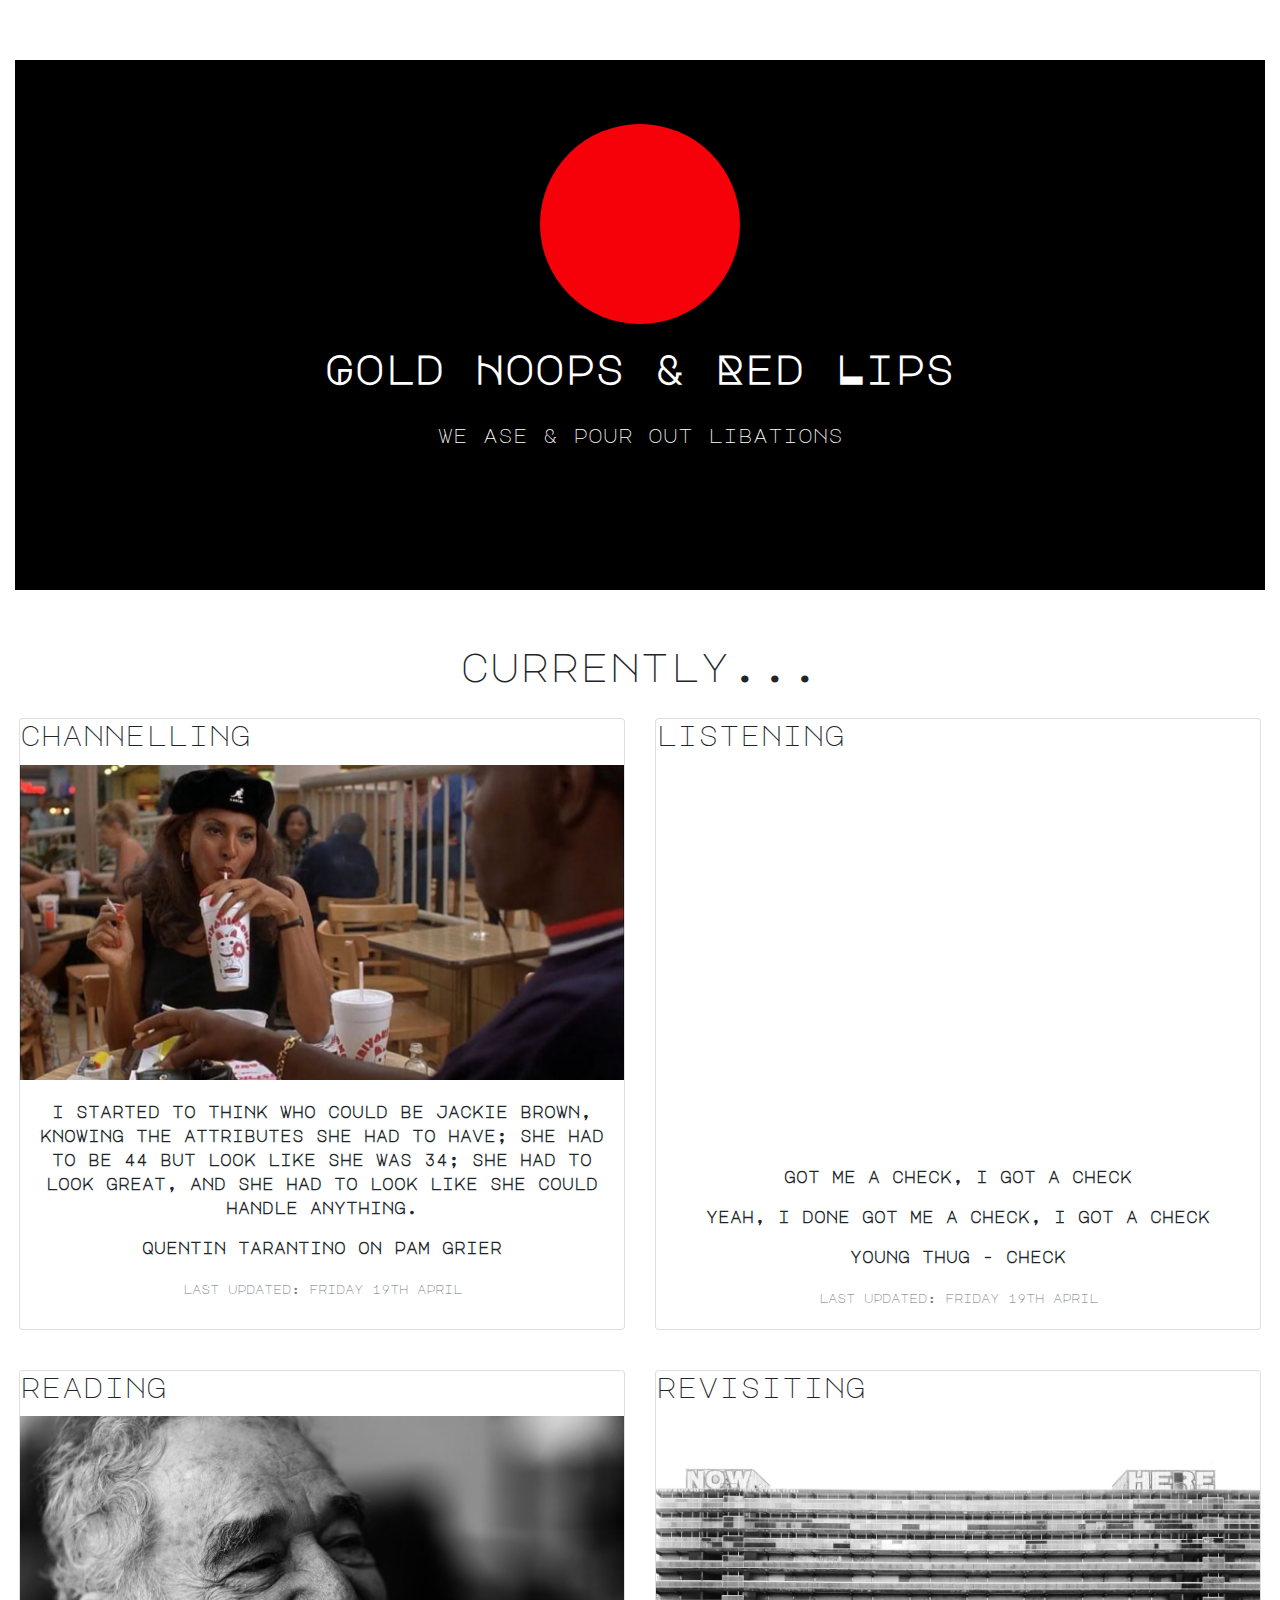
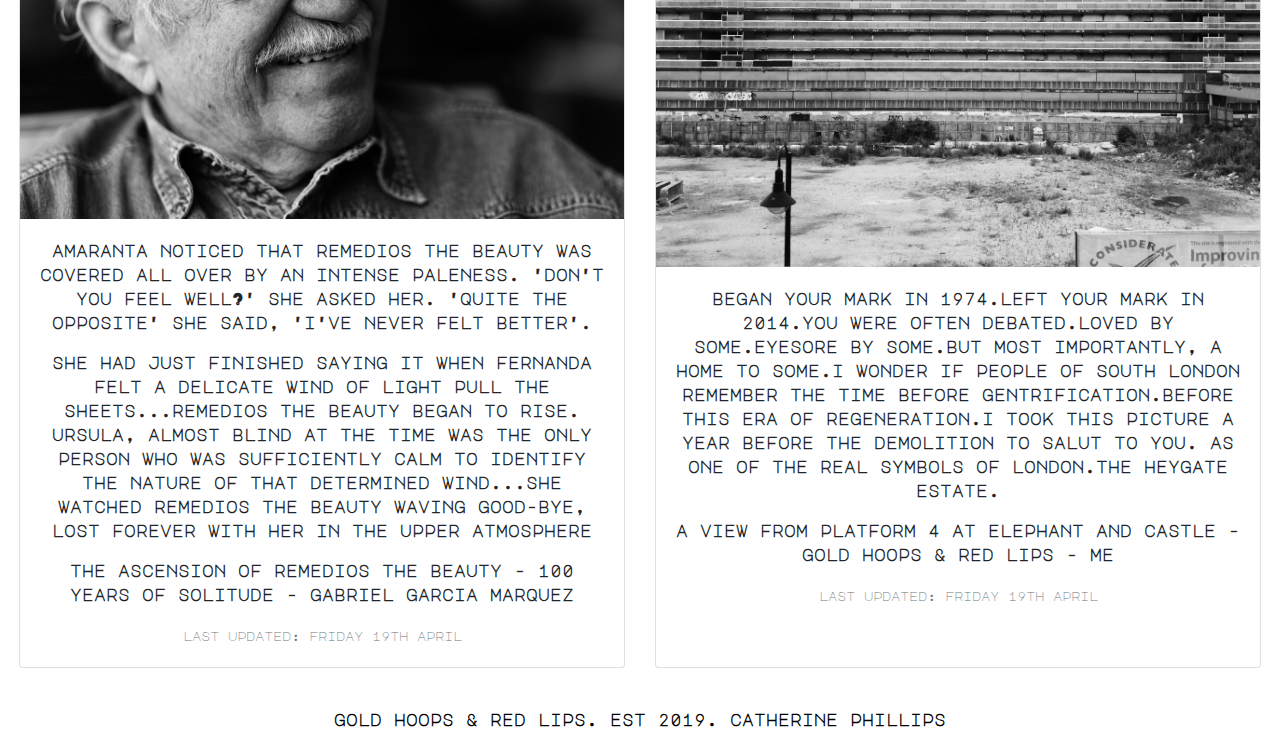
<file: index.html>
<!DOCTYPE html>
<html>
  <head>
    <meta charset="utf-8">
    <meta name="viewport" content="width=device-width, initial-scale=1.0">

    <!--Bootstrap CORE CDN-->
    <link rel="stylesheet" href="https://stackpath.bootstrapcdn.com/bootstrap/4.3.1/css/bootstrap.min.css" integrity="sha384-ggOyR0iXCbMQv3Xipma34MD+dH/1fQ784/j6cY/iJTQUOhcWr7x9JvoRxT2MZw1T" crossorigin="anonymous">

    <!--Custom CSS to override Bootstrap CDN-->
    <link rel="stylesheet" type="text/css" href="css/GHRLstyles.css">

    <!--Custom Font from Google Fonts-->
    <link href="https://fonts.googleapis.com/css?family=Major+Mono+Display" rel="stylesheet">
    <link rel="stylesheet" href="https://use.fontawesome.com/releases/v5.8.1/css/all.css" integrity="sha384-50oBUHEmvpQ+1lW4y57PTFmhCaXp0ML5d60M1M7uH2+nqUivzIebhndOJK28anvf" crossorigin="anonymous">
    <title>Gold Hoops + Red Lips | Blog</title>
  </head>

  <body>

    <!--Fullscreen Overlay Navigation outside Bootstrap CSS-->
    <nav>
      <div id="GHRLnav" class="overlay">
        <a href="javascript: void(0)" class="closemenu" onclick="closeNav()"><i class="far fa-window-close"></i></a>
      <div class="overlay-content">
        <a href="./prose.html">prose+poem</a>
        <a href="./inspiration.html">inspiration</a>
        <a href="#">channelling</a>
        <a href="#">listening</a>
        <a href="#">reading</a>
        <a href="#">revisiting</a>
        <a href="./bio.html">bio</a>

      </div>
      </div>

      <!--Button to open navigation menu-->
      <span onclick="openNav()"><i class="fas fa-bars"></i></span>
    </nav>

      <!--Container added to create a responsive website for all screen devices-->
      <div class="container-fluid">
      <div class="jumbotron jumbotron-fluid">
        <img src="images/Pantone485C.jpg" alt="PantoneCircle" id="pcircle">
        <h1><b>Gold Hoops & Red Lips<b></h1>
        <p class="lead">we ase & pour out libations</p>
        <!--Social Media icons from Font Awesome-->
        <i class="fab fa-instagram"></i>
        <i class="fab fa-twitter-square"></i>
        <i class="fab fa-facebook"></i>
        <i class="fab fa-snapchat-square"></i>
      </div>
      </div>

      <div class="container-fluid">
        <h1>currently...</h1>
      </div>

      <!--container for cards for content-->
      <div class="container-fluid">
      <div class="row">
      <div class="col-sm-12 col-md-12 col-lg-12">
        <div class="card-deck">

        <!--card one-->
          <div class="card">
            <h3 class="card-title">channelling</h3>
            <img src="images/pamgrier.jpg" class="img-fluid" alt="Responsive image">
          <div class="card-body">
            <p class="card-text">i started to think who could be jackie brown, knowing the attributes she had to have; she had to be 44 but look like she was 34; she had to look great, and she had to look like she could handle anything.</p>
            <p class="card-text">quentin tarantino on pam grier</p>
            <p class="card-text"><small class="text-muted">last updated: friday 19th april</small></p>
          </div>
          </div>
      <!--end of card one-->

      <!--card two-->
          <div class="card">
             <h3 class="card-title">listening</h3>
             <iframe frameborder="0" src="https://www.dailymotion.com/embed/video/x2llgvc" allowfullscreen=""></iframe>
          <div class="card-body">
             <p class="card-text">got me a check, i got a check</p>
             <p class="card-text">yeah, i done got me a check, i got a check</p>
             <p class="card-text">young thug - check</p>
             <p class="card-text"><small class="text-muted">last updated: friday 19th april</small></p>
          </div>
          </div>
      <!--end of card two-->

        </div>
     </div>
     </div>
     </div>


     <div class="container-fluid">
     <div class="row">
     <div class="col-sm-12 col-md-12 col-lg-12">
       <div class="card-deck">

       <!--card three-->
         <div class="card">
           <h3 class="card-title">reading</h3>
           <img src="images/ggm.jpg" class="img-fluid" alt="Responsive image">
         <div class="card-body">
           <p class="card-text">amaranta noticed that remedios the beauty was covered all over by an intense paleness. 'don't you feel well?' she asked her. 'quite the opposite' she said, 'i've never felt better'.</p>
           <p class="card-text">she had just finished saying it when fernanda felt a delicate wind of light pull the sheets...remedios the beauty began to rise. ursula, almost blind at the time was the only person who was sufficiently calm to identify the nature of that determined wind...she watched remedios the beauty waving good-bye, lost forever with her in the upper atmosphere</p>
           <p class="card-text">the ascension of remedios the beauty - 100 years of solitude - gabriel garcia marquez</p>
           <p class="card-text"><small class="text-muted">last updated: friday 19th april</small></p>
         </div>
         </div>
     <!--end of card three-->

     <!--card four-->
         <div class="card">
            <h3 class="card-title">revisiting</h3>
            <img src="images/heygateestate.jpg" class="img-fluid" alt="Responsive image">
         <div class="card-body">
            <p class="card-text">began your mark in 1974.left your mark in 2014.you were often debated.loved by some.eyesore by some.but most importantly, a home to some.i wonder if people of south london remember the time before gentrification.before this era of regeneration.i took this picture a year before the demolition to salut to you. as one of the real symbols of london.the heygate estate.</p>
            <p class="card-text">a view from platform 4 at elephant and castle - gold hoops & red lips - me </p>
            <p class="card-text"><small class="text-muted">last updated: friday 19th april</small></p>
         </div>
         </div>
     <!--end of card four-->

       </div>
    </div>
    </div>
    </div>
    <!--end of cards container-->

    <div>
      <button onclick="topFunction()" id="navBtn">top</button>
    </div>

    <!--fixed footer for bottom of page-->
    <div class="GHRLfooter">
      <p>gold hoops & red lips. est 2019. catherine phillips</p>
    </div>

    <!--JQuery CND-->
    <script src="https://code.jquery.com/jquery-3.4.1.min.js" integrity="sha256-CSXorXvZcTkaix6Yvo6HppcZGetbYMGWSFlBw8HfCJo=" crossorigin="anonymous"></script>

    <!--Link to navigation script page-->
    <script src="js/navigation.js"></script>


    </body>
  </html>
</file>
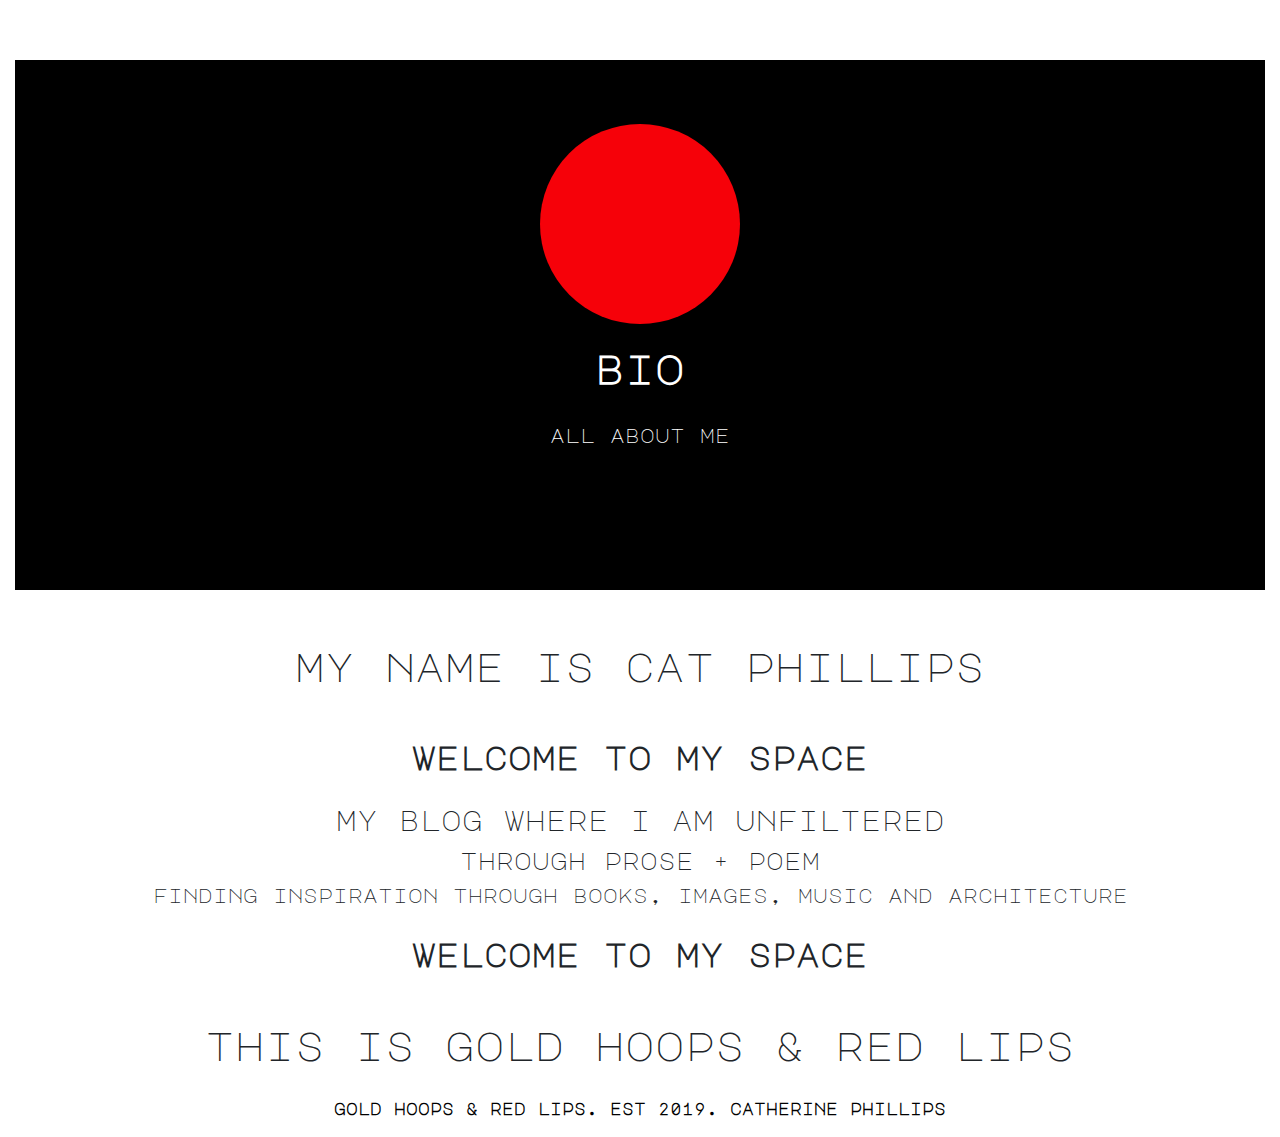
<file: bio.html>
<!DOCTYPE html>
<html>
  <head>
    <meta charset="utf-8">
    <meta name="viewport" content="width=device-width, initial-scale=1.0">
    <link rel="stylesheet" href="https://stackpath.bootstrapcdn.com/bootstrap/4.3.1/css/bootstrap.min.css" integrity="sha384-ggOyR0iXCbMQv3Xipma34MD+dH/1fQ784/j6cY/iJTQUOhcWr7x9JvoRxT2MZw1T" crossorigin="anonymous">
    <link rel="stylesheet" type="text/css" href="css/GHRLstyles.css">
    <link href="https://fonts.googleapis.com/css?family=Major+Mono+Display" rel="stylesheet">
    <link rel="stylesheet" href="https://use.fontawesome.com/releases/v5.8.1/css/all.css" integrity="sha384-50oBUHEmvpQ+1lW4y57PTFmhCaXp0ML5d60M1M7uH2+nqUivzIebhndOJK28anvf" crossorigin="anonymous">
    <title>Gold Hoops + Red Lips | Bio</title>
  </head>
  <body>
    <nav>
      <div id="GHRLnav" class="overlay">
        <a href="javascript: void(0)" class="closemenu" onclick="closeNav()"><i class="far fa-window-close"></i></a>
      <div class="overlay-content">
        <a href="./index.html">home</a>
        <a href="./prose.html">prose+poem</a>
        <a href="./inspiration.html">inspiration</a>
        <a href="#">channelling</a>
        <a href="#">listening</a>
        <a href="#">reading</a>
        <a href="#">revisiting</a>
      </div>
      </div>

      <span onclick="openNav()"><i class="fas fa-bars"></i></span>
    </nav>

    <div class="container-fluid">
    <div class="jumbotron jumbotron-fluid">
      <img src="images/Pantone485C.jpg" alt="PantoneCircle" id="pcircle">
      <h1><b>bio<b></h1>
      <p class="lead">all about me</p>
      <i class="fab fa-instagram"></i>
      <i class="fab fa-twitter-square"></i>
      <i class="fab fa-facebook"></i>
      <i class="fab fa-snapchat-square"></i>
    </div>
    </div>

    <div class="container">
    <div class="biodescript">
      <h1>my name is cat phillips</h1>
      <h2>welcome to my space</h2>
      <h3>my blog where i am unfiltered</h3>
      <h4>through prose + poem</h4>
      <h5>finding inspiration through books, images, music and architecture</h5>
      <h2>welcome to my space</h2>
      <h1>this is gold hoops & red lips</h1>
    </div>
    </div>


    <div>
      <button onclick="topFunction()" id="navBtn">top</button>
    </div>

    <div class="GHRLfooter">
      <p>gold hoops & red lips. est 2019. catherine phillips</p>
    </div>

    <script src="https://code.jquery.com/jquery-3.4.1.min.js" integrity="sha256-CSXorXvZcTkaix6Yvo6HppcZGetbYMGWSFlBw8HfCJo=" crossorigin="anonymous"></script>
    <script src="js/navigation.js"></script>
  </body>
</html>
</file>
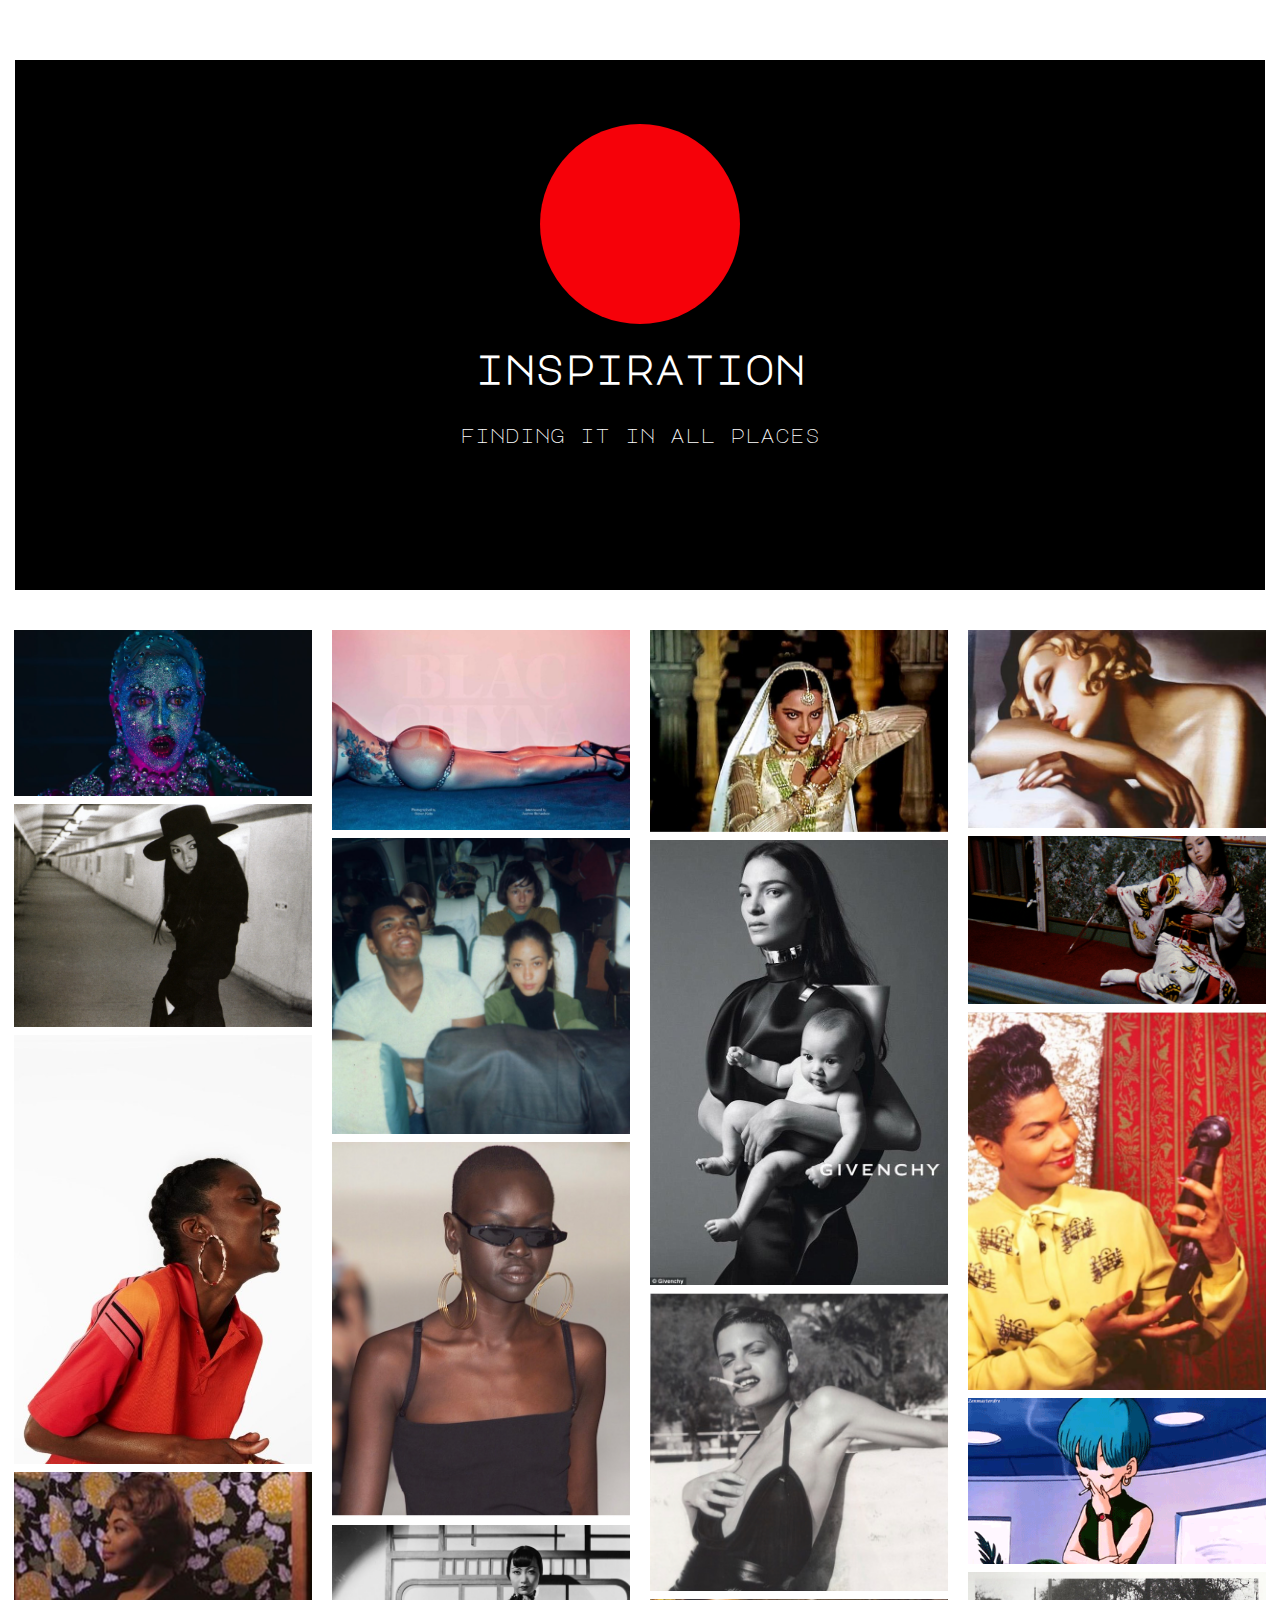
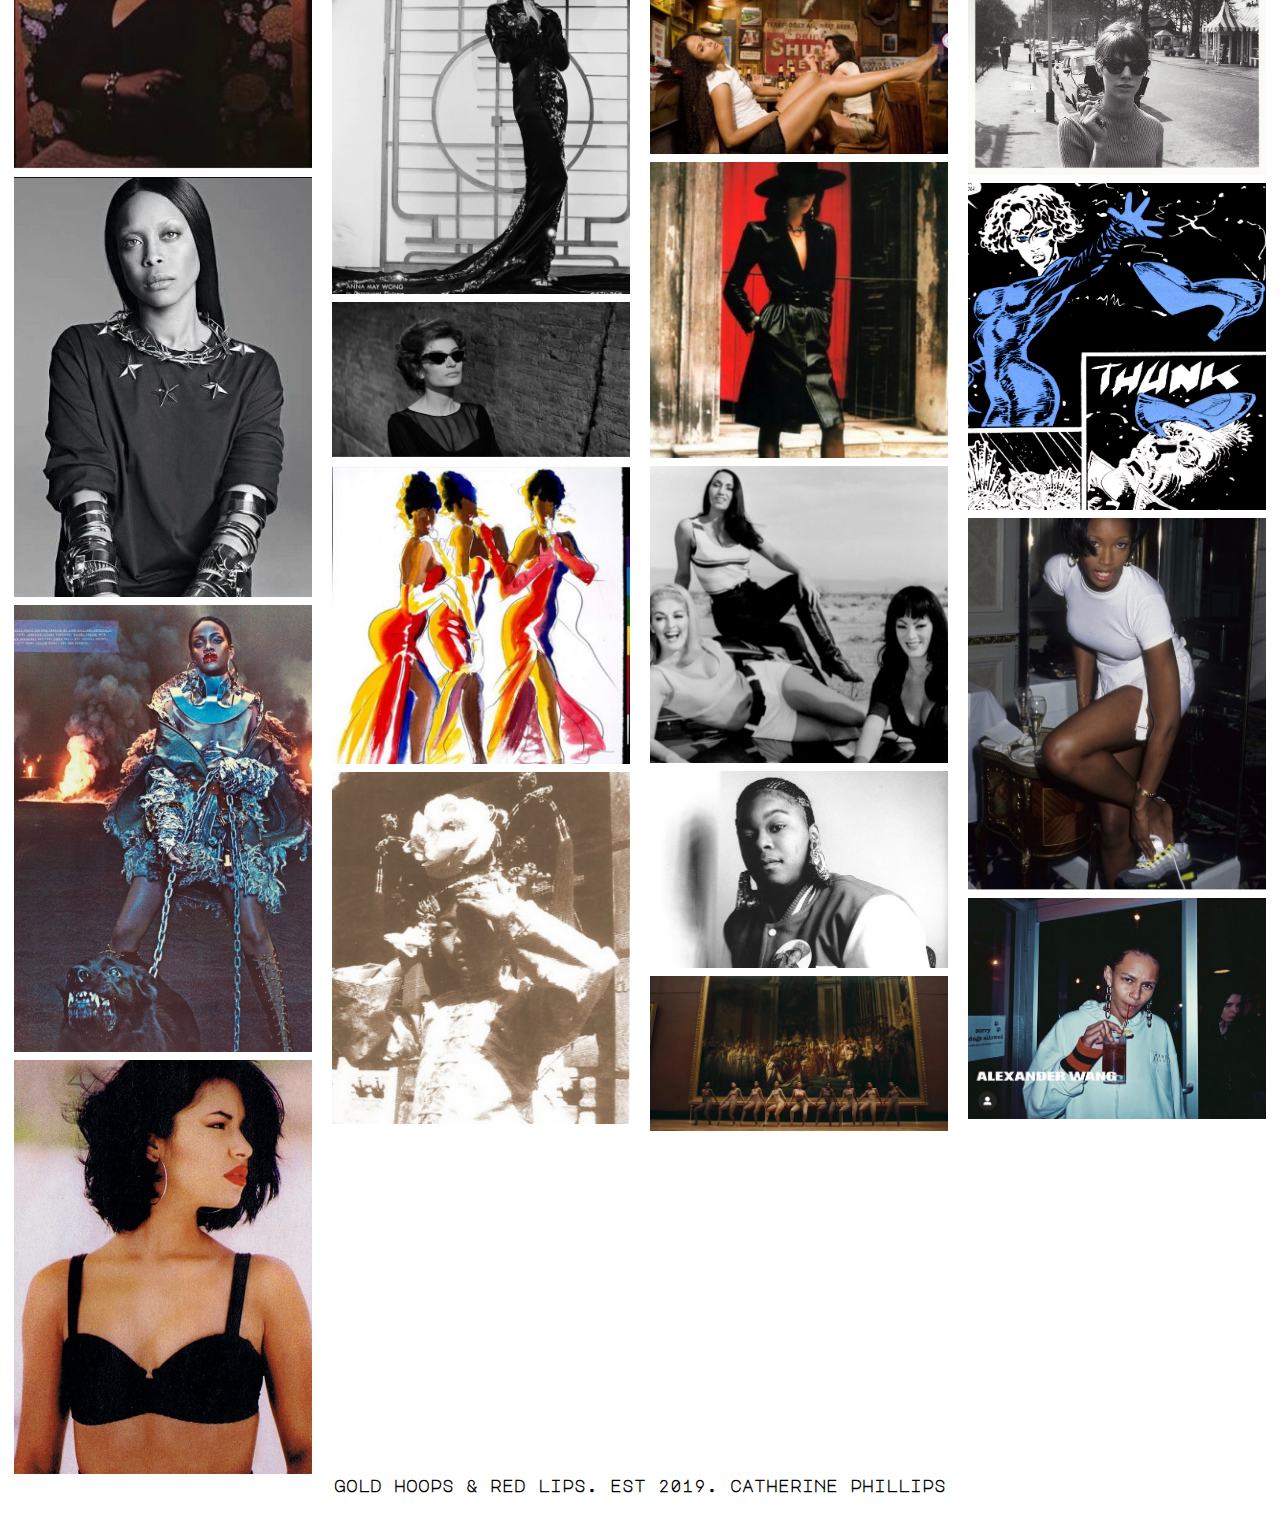
<file: inspiration.html>
<!DOCTYPE html>
<html>
  <head>
    <meta charset="utf-8">
    <meta name="viewport" content="width=device-width, initial-scale=1.0">
    <link rel="stylesheet" href="https://stackpath.bootstrapcdn.com/bootstrap/4.3.1/css/bootstrap.min.css" integrity="sha384-ggOyR0iXCbMQv3Xipma34MD+dH/1fQ784/j6cY/iJTQUOhcWr7x9JvoRxT2MZw1T" crossorigin="anonymous">
    <link rel="stylesheet" type="text/css" href="css/GHRLstyles.css">
    <link href="https://fonts.googleapis.com/css?family=Major+Mono+Display" rel="stylesheet">
    <link rel="stylesheet" href="https://use.fontawesome.com/releases/v5.8.1/css/all.css" integrity="sha384-50oBUHEmvpQ+1lW4y57PTFmhCaXp0ML5d60M1M7uH2+nqUivzIebhndOJK28anvf" crossorigin="anonymous">
    <title>Gold Hoops + Red Lips | Inspiration</title>
  </head>

 <body>

  <nav>
  <div id="GHRLnav" class="overlay">
    <a href="javascript: void(0)" class="closemenu" onclick="closeNav()"><i class="far fa-window-close"></i></a>
    <div class="overlay-content">
      <a href="./index.html">home</a>
      <a href="./prose.html">prose+poem</a>
      <a href="./bio.html">Bio</a>
      <a href="#">channelling</a>
      <a href="#">listening</a>
      <a href="#">reading</a>
      <a href="#">revisiting</a>
    </div>
  </div>

  <span onclick="openNav()"><i class="fas fa-bars"></i></span>

  </nav>

  <div class="container-fluid">
  <div class="jumbotron jumbotron-fluid">
  <img src="images/Pantone485C.jpg" alt="PantoneCirlce" id="pcircle">
     <h1><b>inspiration<b></h1>
     <p class="lead">finding it in all places</p>
     <i class="fab fa-instagram"></i>
     <i class="fab fa-twitter-square"></i>
     <i class="fab fa-facebook"></i>
     <i class="fab fa-snapchat-square"></i>
   </div>
   </div>

   <!--container and columns for responsive image grids-->
   <div class="container-fluid">
    <div class="row">
    <div class="column">
      <img src="images/BrookeCandy.png" class="img-fluid" alt="Responsive image">
      <img src="images/meikokanji.jpg" class="img-fluid" alt="Responsive image">
      <img src="images/GoldHoops1.jpg" class="img-fluid" alt="Responsive image">
      <img src="images/beatricereading.jpg" class="img-fluid" alt="Responsive image">
      <img src="images/badu.jpg" class="img-fluid" alt="Responsive image">
      <img src="images/Rihanna.jpg" class="img-fluid" alt="Responsive image">
      <img src="images/selena.jpg" class="img-fluid" alt="Responsive image">
     </div>

     <div class="column">
       <img src="images/blacchyna.jpg" class="img-fluid" alt="Responsive image">
       <img src="images/patcleveland.jpg" class="img-fluid" alt="Responsive image">
       <img src="images/alekwek.jpg" class="img-fluid" alt="Responsive image">
       <img src="images/annamaywong.jpg" class="img-fluid" alt="Responsive image">
       <img src="images/anoukaimee.jpg" class="img-fluid" alt="Responsive image">
       <img src="images/antoniolopez.jpg" class="img-fluid" alt="Responsive image">
       <img src="images/empresswanrong.jpg" class="img-fluid" alt="Responsive image">
     </div>

     <div class="column">
       <img src="images/rekha.jpg" class="img-fluid" alt="Responsive image">
       <img src="images/mariacarla.jpg" class="img-fluid" alt="Responsive image">
       <img src="images/omahyramota.jpg" class="img-fluid" alt="Responsive image">
       <img src="images/junglejulia.jpg" class="img-fluid" alt="Responsive image">
       <img src="images/paloma.jpg" class="img-fluid" alt="Responsive image">
       <img src="images/fasterkill.jpg" class="img-fluid" alt="Responsive image">
       <img src="images/roxanneshante.JPG" class="img-fluid" alt="Responsive image">
       <img src="images/beyonce.jpg" class="img-fluid" alt="Responsive image">
     </div>

     <div class="column">
       <img src="images/lempicka.jpg" class="img-fluid" alt="Responsive image">
       <img src="images/ladysnowblood.JPG" class="img-fluid" alt="Responsive image">
       <img src="images/pearlbailey.jpg" class="img-fluid" alt="Responsive image">
       <img src="images/bulma.GIF" class="img-fluid" alt="Responsive image">
       <img src="images/janebirkin.JPG" class="img-fluid" alt="Responsive image">
       <img src="images/delia.PNG" class="img-fluid" alt="Responsive image">
       <img src="images/beverly.jpg" class="img-fluid" alt="Responsive image">
       <img src="images/binx.jpg" class="img-fluid" alt="Responsive image">
     </div>
 </div>
 </div>
 <!--end of container and columns for responsive image grids-->


  <div>
    <button onclick="topFunction()" id="navBtn">top</button>
  </div>

  <div class="GHRLfooter">
    <p>gold hoops & red lips. est 2019. catherine phillips</p>
  </div>

  <script src="http://code.jquery.com/jquery-3.4.1.min.js" integrity="sha256-CSXorXvZcTkaix6Yvo6HppcZGetbYMGWSFlBw8HfCJo=" crossorigin="anonymous"></script>
  
  <script src="js/navigation.js"></script>
</body>
</html>
</file>
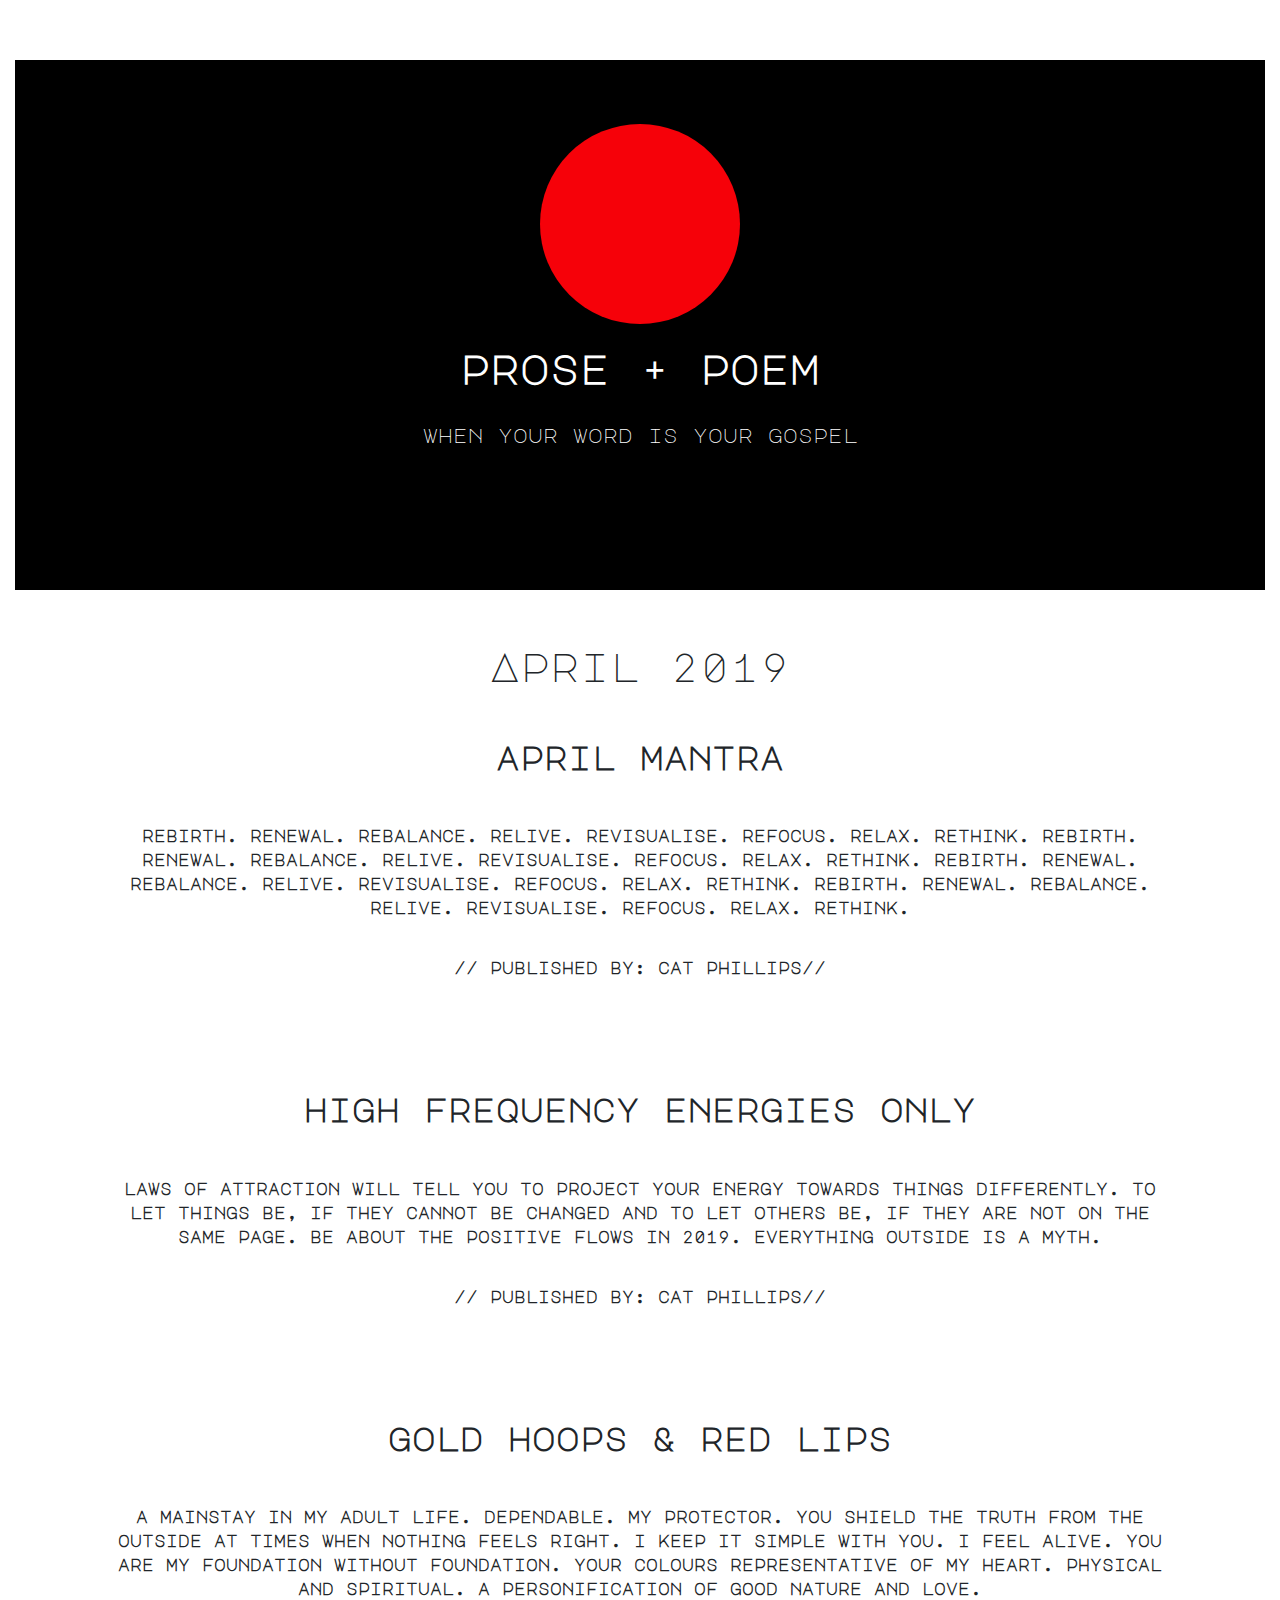
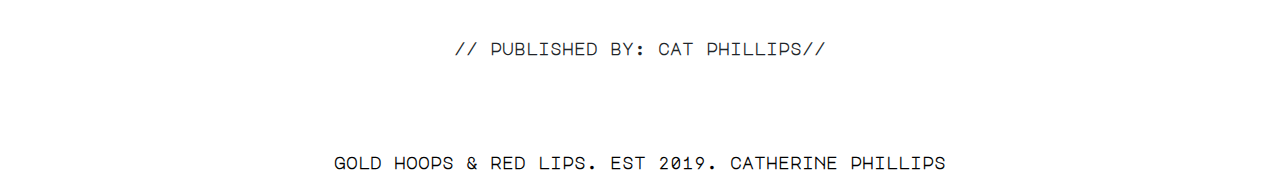
<file: prose.html>
<!DOCTYPE html>
<html>
  <head>
    <meta charset="utf-8">
    <meta name="viewport" content="width=device-width, initial-scale=1.0">
    <link rel="stylesheet" href="https://stackpath.bootstrapcdn.com/bootstrap/4.3.1/css/bootstrap.min.css" integrity="sha384-ggOyR0iXCbMQv3Xipma34MD+dH/1fQ784/j6cY/iJTQUOhcWr7x9JvoRxT2MZw1T" crossorigin="anonymous">
    <link rel="stylesheet" type="text/css" href="css/GHRLstyles.css">
    <link href="https://fonts.googleapis.com/css?family=Major+Mono+Display" rel="stylesheet">
    <link rel="stylesheet" href="https://use.fontawesome.com/releases/v5.8.1/css/all.css" integrity="sha384-50oBUHEmvpQ+1lW4y57PTFmhCaXp0ML5d60M1M7uH2+nqUivzIebhndOJK28anvf" crossorigin="anonymous">
    <title>Gold Hoops + Red Lips | Prose + Poem</title>
  </head>

  <body>
    <nav>
      <div id="GHRLnav" class="overlay">
        <a href="javascript: void(0)" class="closemenu" onclick="closeNav()"><i class="far fa-window-close"></i></a>
      <div class="overlay-content">
        <a href="./index.html">home</a>
        <a href="./inspiration.html">inspiration</a>
        <a href="./bio.html">bio</a>
        <a href="#">channelling</a>
        <a href="#">listening</a>
        <a href="#">reading</a>
        <a href="#">revisiting</a>
      </div>
      </div>

      <span onclick="openNav()"><i class="fas fa-bars"></i></span>
    </nav>


    <div class="container-fluid">
    <div class="jumbotron jumbotron-fluid">
      <img src="images/Pantone485C.jpg" alt="PantoneCircle" id="pcircle">
      <h1><b>prose + poem<b></h1>
      <p class="lead">when your word is your gospel</p>
      <i class="fab fa-instagram"></i>
      <i class="fab fa-twitter-square"></i>
      <i class="fab fa-facebook"></i>
      <i class="fab fa-snapchat-square"></i>
    </div>
    </div>

    <div class="container">
      <h1>April 2019</h1>
    </div>

    <div class="container">
    <div class="row">
    <div class="col-sm-12 col-md-12 col-lg-12">
      <h2>april mantra</h2>
      <p class="prosetext">rebirth. renewal. rebalance. relive. revisualise. refocus. relax. rethink.
      rebirth. renewal. rebalance. relive. revisualise. refocus. relax. rethink.
      rebirth. renewal. rebalance. relive. revisualise. refocus. relax. rethink.
      rebirth. renewal. rebalance. relive. revisualise. refocus. relax. rethink.</p>
      <p class="prosefooter">// published by: cat phillips//</p>
    </div>

    <div class="col-sm-12 col-md-12 col-lg-12">
      <h2>high frequency energies only</h2>
      <p class="prosetext">laws of attraction will tell you to project your energy towards things differently. to let things be, if they cannot be changed and to let others be, if they are not on the same page. be about the positive flows in 2019. everything outside is a myth.</p>
      <p class="prosefooter">// published by: cat phillips//</p>
    </div>

    <div class="col-sm-12 col-md-12 col-lg-12">
      <h2>gold hoops & red lips</h2>
      <p class="prosetext">a mainstay in my adult life. dependable. my protector. you shield the truth from the outside at times when nothing feels right. i keep it simple with you. i feel alive. you are my foundation without foundation. your colours representative of my heart. physical and spiritual. a personification of good nature and love.</p>
      <p class="prosefooter">// published by: cat phillips//</p>
    </div

    </div>
    </div>

    <div>
      <button onclick="topFunction()" id="navBtn">top</button>
    </div>

    <div class="GHRLfooter">
      <p>gold hoops & red lips. est 2019. catherine phillips</p>
    </div>

    <script src="http://code.jquery.com/jquery-3.4.1.min.js" integrity="sha256-CSXorXvZcTkaix6Yvo6HppcZGetbYMGWSFlBw8HfCJo=" crossorigin="anonymous"></script>
    <script src="js/navigation.js"></script>
   </body>
</html>
</file>
<file: css/GHRLstyles.css>
body {
  font-family: 'Major Mono Display';
}

.jumbotron {
  background: #000000;
  text-align: center;
  color: white;
}

#pcircle {
  border-radius: 50%;
  width: 200px;
  height: 200px;
  animation-name: pulse_circle;
  animation-duration: 1000ms;
  transform-origin: 70% 70% 70% 70%;
  animation-iteration-count: 10;
  animation-timing-function: linear;
}

@keyframes pulse_circle {
  0% { transform: scale(1);}
  30% { transform: scale(1);}
  40% { transform: scale(1.08);}
  50% { transform: scale(1);}
  60% { transform: scale(1);}
  70% { transform: scale(1.05);}
  80% { transform: scale(1);}
  100% { transform: scale(1);}
}

h1{
  padding: 20px;
  text-align: center;
}

h2 {
  font-weight: bolder;
  text-align: center;
  padding: 20px;
}

p{
  text-align: center;

}

.prosetext {
  text-align: center;
  padding: 20px;
}

.prosefooter {
  margin-bottom: 90px;
}


i {
  padding: 20px;
  font-size: 40px;

}

.overlay {
  height: 100%;
  width: 0;
  position: fixed;
  z-index: 1;
  left: 0;
  top: 0;
  background-color: rgb(0,0,0);
  background-color: rgb(0,0,0);
  overflow-x: hidden;
  transition: 0.5s;
}

.overlay-content {
  position: relative;
  top: 15%;
  width: 100%;
  text-align: center;
  margin-top: 30px;
}

.overlay a {
  font-family: 'Major Mono Display';
  padding: 8px;
  text-decoration: none;
  font-size: 36px;
  color: white;
  display: block;
  transition: 0.3s;
}

.overlay a:hover, .overlay a:focus {
  color: rgb(204,0,0);
}

.overlay .closeNav {
  position: absolute;
  top: 20px;
  right: 45px;
  font-size: 60px;
}

@media screen and (max-height: 450px) {
  .overlay a {font-size: 20px}
  .overlay .closeNav {
    font-size: 40px;
    top: 15px;
    right: 35px;

  }
}

i {
  padding: 20px;
  font-size: 40px;

}

.overlay i {
  padding: 10px;
  font-size: 40px;
}

.card-deck {
  margin-bottom: 40px;
}

.card-title h5{
  font-size: 60px;
}

#card-img {
  width: auto;
  height: auto;
}

iframe {
  width: auto;
  height: 380px;
}


.GHRLfooter {
  position: static;
  width: 100%;
  left: 0;
  bottom: 0;
  background-color: rgb(255,255,255);
  text-align: center;
  color: rgb(0,0,0);
  border-color: rgb(0,0,0);
}

#navBtn {
  display: none;
  position: fixed;
  bottom: 20px;
  right: 30px;
  z-index: 99;
  border: solid;
  outline: none;
  background-color: rgb(204,0,0);
  color: rgb(255,255,255);
  padding: 15px;
  border-radius: 50%;
  font-size: 20px;
}

.row {
  display: flex;
  flex-wrap: wrap;
  padding: 0 4px;
}

/* Create four equal columns that sits next to each other */
.column {
  flex: 25%;
  max-width: 25%;
  padding: 0 10px;
}

.column img {
  margin-top: 8px;
  vertical-align: middle;
}

/* Responsive layout - makes a two column-layout instead of four columns */
@media screen and (max-width: 800px) {
  .column {
    flex: 50%;
    max-width: 50%;
  }
}

/* Responsive layout - makes the two columns stack on top of each other instead of next to each other */
@media screen and (max-width: 600px) {
  .column {
    flex: 100%;
    max-width: 100%;
  }
}

.biodescript {
  text-align: center;
}
</file>
